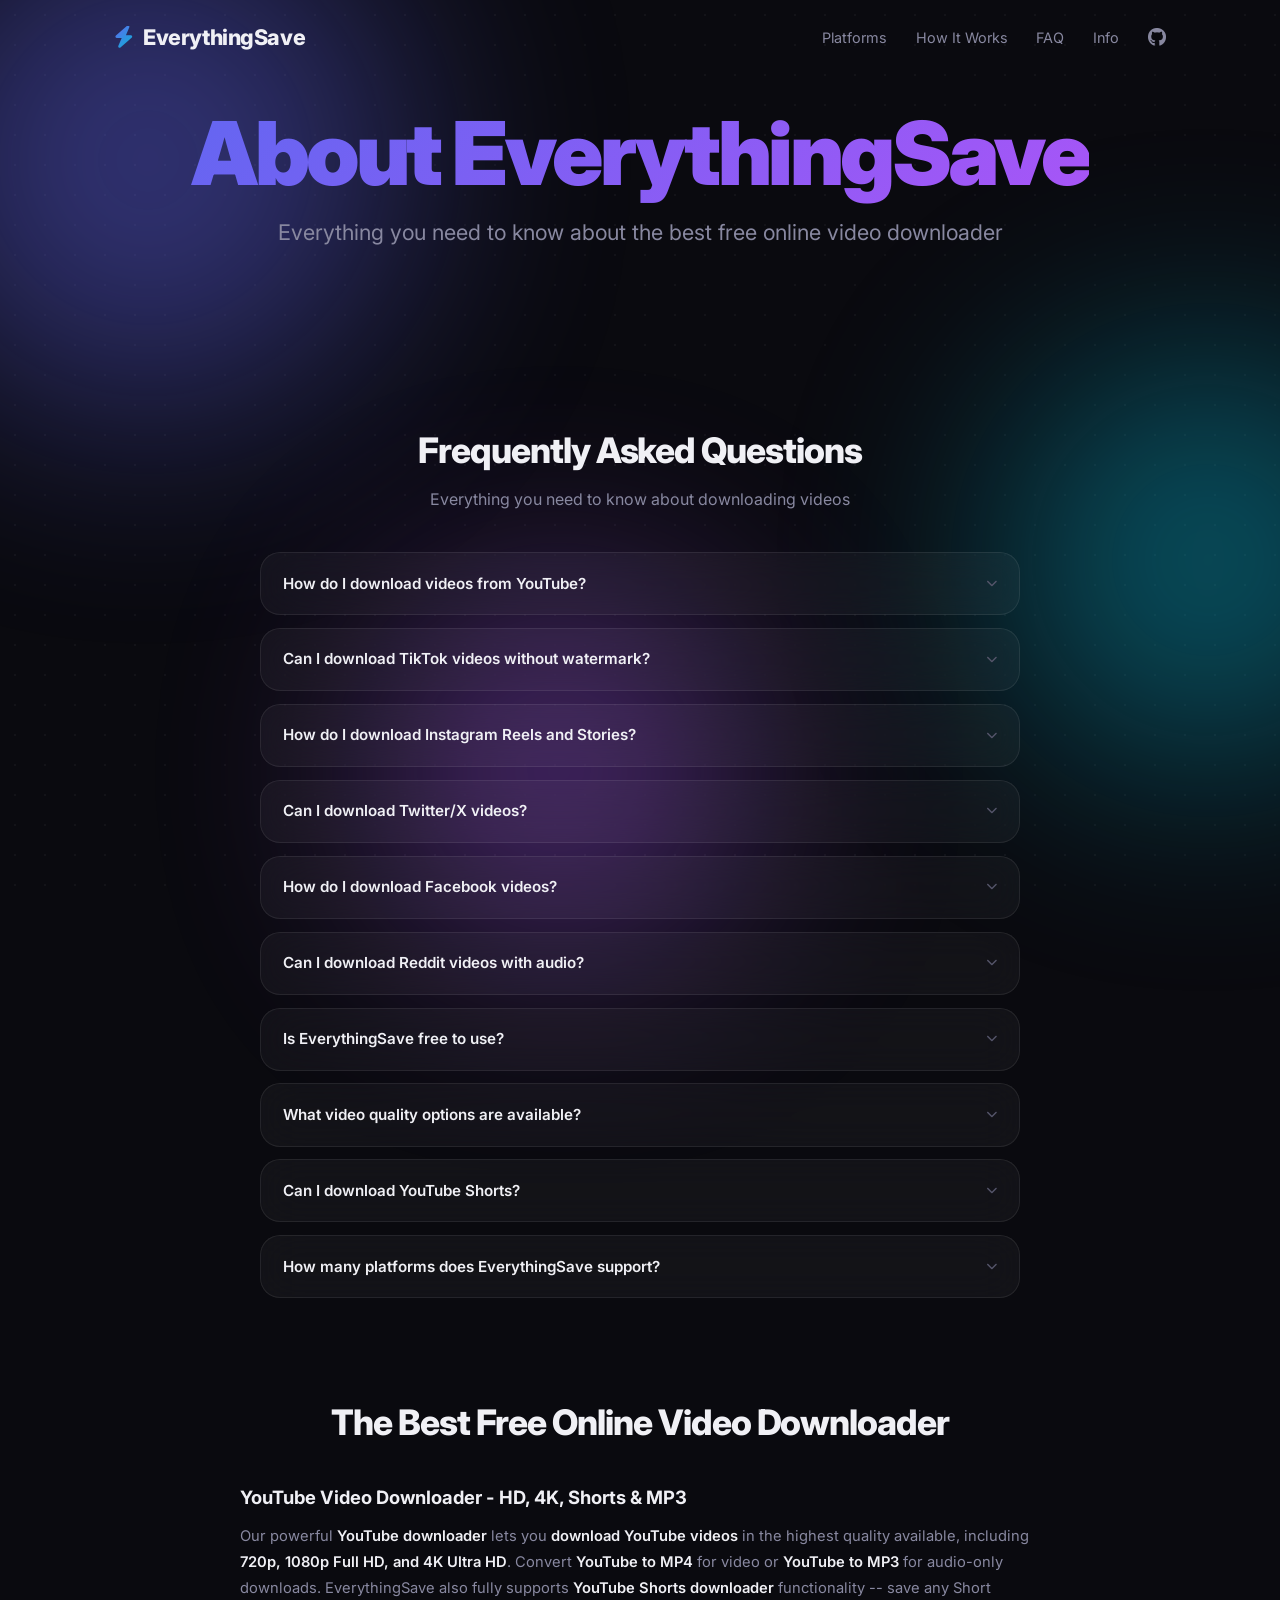
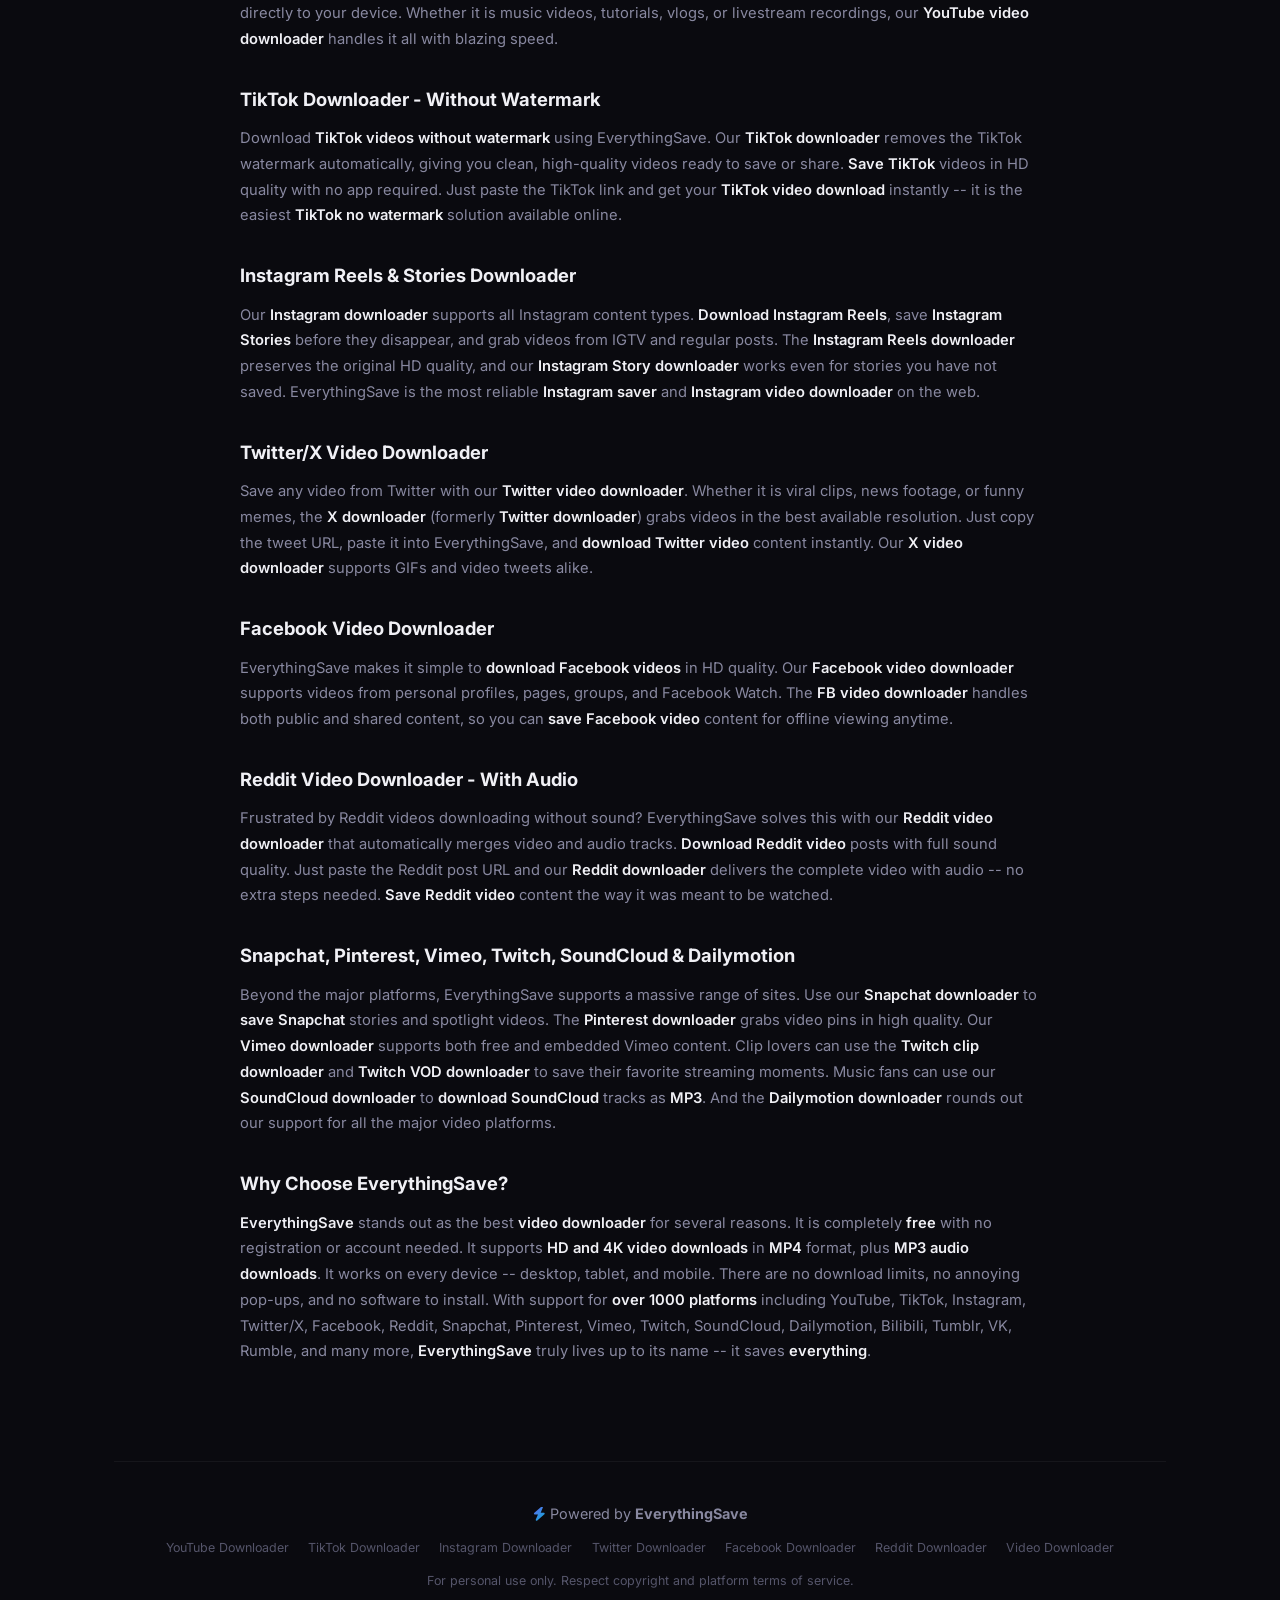
<file: templates/info.html>
<!DOCTYPE html>
<html lang="en">
<head>
    <meta charset="UTF-8">
    <meta name="viewport" content="width=device-width, initial-scale=1.0">
    <title>About EverythingSave | Free Video Downloader - FAQ, Supported Platforms &amp; More</title>
    <meta name="description" content="Learn about EverythingSave, the best free online video downloader. FAQ, supported platforms, how to download YouTube, TikTok without watermark, Instagram Reels, Twitter/X, Facebook, Reddit videos with audio. HD and 4K quality, no registration.">
    <meta name="keywords" content="video downloader, free video downloader, online video downloader, download video, save video, youtube downloader, youtube video downloader, download youtube video, youtube to mp4, youtube to mp3, youtube converter, youtube mp4, youtube save, tiktok downloader, tiktok video downloader, download tiktok video, tiktok save, tiktok no watermark, tiktok without watermark, save tiktok, instagram downloader, instagram video downloader, instagram reels downloader, download instagram reels, instagram story downloader, save instagram video, instagram reel save, instagram saver, twitter downloader, twitter video downloader, download twitter video, x downloader, x video downloader, save twitter video, download x video, facebook downloader, facebook video downloader, download facebook video, fb video downloader, save facebook video, reddit downloader, reddit video downloader, download reddit video, save reddit video, reddit video save, snapchat downloader, snapchat video downloader, download snapchat video, save snapchat, pinterest downloader, pinterest video downloader, download pinterest video, save pinterest video, vimeo downloader, vimeo video downloader, download vimeo video, twitch downloader, twitch clip downloader, download twitch clip, twitch vod downloader, soundcloud downloader, soundcloud mp3, download soundcloud, dailymotion downloader, download dailymotion video, video saver, social media downloader, social media video downloader, download social media video, free downloader, online downloader, mp4 downloader, hd video downloader, 4k video downloader, 1080p downloader, video converter, video to mp4, save video online, download video online, clip downloader, reel downloader, story downloader, shorts downloader, youtube shorts downloader, download youtube shorts, music downloader, audio downloader, mp3 downloader, download music, save music, video grabber, video ripper, content downloader, media downloader, stream downloader, download stream, bilibili downloader, tumblr downloader, ok.ru downloader, vk downloader, rumble downloader, bitchute downloader, odysee downloader, lbry downloader, bandcamp downloader, mixcloud downloader, likee downloader, triller downloader, kwai downloader, douyin downloader, weibo downloader, naver downloader, vlive downloader, everythingsave, everything save">
    <link rel="canonical" href="https://www.thenovastudio.be/snap-save/info">
    <meta property="og:type" content="website">
    <meta property="og:url" content="https://www.thenovastudio.be/snap-save/info">
    <meta property="og:title" content="About EverythingSave | Free Video Downloader - FAQ, Supported Platforms &amp; More">
    <meta property="og:description" content="Learn about EverythingSave, the best free online video downloader. FAQ, supported platforms, how to download from YouTube, TikTok, Instagram, Twitter/X, Facebook, Reddit and 1000+ sites. HD quality, no registration.">
    <meta property="og:site_name" content="EverythingSave">
    <meta property="og:locale" content="en_US">
    <meta name="twitter:card" content="summary_large_image">
    <meta name="twitter:url" content="https://www.thenovastudio.be/snap-save/info">
    <meta name="twitter:title" content="About EverythingSave | Free Video Downloader - FAQ, Supported Platforms &amp; More">
    <meta name="twitter:description" content="Learn about EverythingSave, the best free online video downloader. FAQ, supported platforms, how to download from YouTube, TikTok, Instagram, Twitter/X, Facebook, Reddit and 1000+ sites. HD quality, no registration.">
    <meta name="robots" content="index, follow">
    <meta name="author" content="The Nova Studio">
    <meta name="theme-color" content="#7c3aed">
    <meta http-equiv="content-language" content="en">
    <link rel="alternate" hreflang="en" href="https://www.thenovastudio.be/snap-save/info">
    <script type="application/ld+json">
    {
        "@context": "https://schema.org",
        "@type": "WebApplication",
        "name": "EverythingSave",
        "url": "https://www.thenovastudio.be/snap-save/",
        "description": "EverythingSave is the #1 free online video downloader. Download videos from YouTube, TikTok, Instagram, Twitter/X, Facebook, Reddit, Snapchat, Pinterest, Vimeo, Twitch, SoundCloud, Dailymotion and 1000+ sites.",
        "applicationCategory": "MultimediaApplication",
        "operatingSystem": "Any",
        "browserRequirements": "Requires JavaScript",
        "offers": {
            "@type": "Offer",
            "price": "0",
            "priceCurrency": "USD"
        },
        "featureList": [
            "YouTube video downloader",
            "TikTok video downloader without watermark",
            "Instagram Reels and Stories downloader",
            "Twitter/X video downloader",
            "Facebook video downloader",
            "Reddit video downloader with audio",
            "Snapchat video downloader",
            "Pinterest video downloader",
            "Vimeo video downloader",
            "Twitch clip and VOD downloader",
            "SoundCloud music downloader",
            "Dailymotion video downloader",
            "HD and 4K quality support",
            "MP4 and MP3 conversion",
            "No registration required",
            "No watermark",
            "Supports 1000+ platforms"
        ]
    }
    </script>
    <script type="application/ld+json">
    {
        "@context": "https://schema.org",
        "@type": "FAQPage",
        "mainEntity": [
            {
                "@type": "Question",
                "name": "How do I download videos from YouTube?",
                "acceptedAnswer": {
                    "@type": "Answer",
                    "text": "Simply copy the YouTube video URL, paste it into EverythingSave, select your preferred quality (up to 4K), and click Download. You can download YouTube videos as MP4 or convert them to MP3 for audio only."
                }
            },
            {
                "@type": "Question",
                "name": "Can I download TikTok videos without watermark?",
                "acceptedAnswer": {
                    "@type": "Answer",
                    "text": "Yes! EverythingSave lets you download TikTok videos without the watermark. Just paste the TikTok video link and the downloaded video will be clean and watermark-free in HD quality."
                }
            },
            {
                "@type": "Question",
                "name": "How do I download Instagram Reels and Stories?",
                "acceptedAnswer": {
                    "@type": "Answer",
                    "text": "Copy the Instagram Reel or Story URL, paste it into EverythingSave, and click Download. We support Instagram Reels, Stories, IGTV, and regular posts with video content."
                }
            },
            {
                "@type": "Question",
                "name": "Can I download Twitter/X videos?",
                "acceptedAnswer": {
                    "@type": "Answer",
                    "text": "Absolutely! Copy the tweet URL containing the video, paste it into EverythingSave, and download the Twitter/X video in the highest available quality."
                }
            },
            {
                "@type": "Question",
                "name": "How do I download Facebook videos?",
                "acceptedAnswer": {
                    "@type": "Answer",
                    "text": "Copy the Facebook video URL or share link, paste it into EverythingSave, and click Download. We support Facebook videos, Reels, and Watch content in HD quality."
                }
            },
            {
                "@type": "Question",
                "name": "Can I download Reddit videos with audio?",
                "acceptedAnswer": {
                    "@type": "Answer",
                    "text": "Yes! Unlike many other tools, EverythingSave downloads Reddit videos with the audio track merged. Just paste the Reddit post URL and get the complete video with sound."
                }
            },
            {
                "@type": "Question",
                "name": "Is EverythingSave free to use?",
                "acceptedAnswer": {
                    "@type": "Answer",
                    "text": "Yes, EverythingSave is 100% free to use. There is no registration required, no hidden fees, and no limits on the number of downloads. Just paste your link and download."
                }
            },
            {
                "@type": "Question",
                "name": "What video quality options are available?",
                "acceptedAnswer": {
                    "@type": "Answer",
                    "text": "EverythingSave supports multiple quality options including 360p, 480p, 720p, 1080p (Full HD), and up to 4K resolution when available. You can also choose audio-only MP3 downloads."
                }
            },
            {
                "@type": "Question",
                "name": "Can I download YouTube Shorts?",
                "acceptedAnswer": {
                    "@type": "Answer",
                    "text": "Yes! EverythingSave fully supports YouTube Shorts. Just copy the Shorts URL and paste it into the downloader to save it to your device in HD quality."
                }
            },
            {
                "@type": "Question",
                "name": "How many platforms does EverythingSave support?",
                "acceptedAnswer": {
                    "@type": "Answer",
                    "text": "EverythingSave supports over 1000 platforms including YouTube, TikTok, Instagram, Twitter/X, Facebook, Reddit, Snapchat, Pinterest, Vimeo, Twitch, SoundCloud, Dailymotion, Bilibili, Tumblr, VK, Rumble, and many more."
                }
            }
        ]
    }
    </script>
    <script type="application/ld+json">
    {
        "@context": "https://schema.org",
        "@type": "BreadcrumbList",
        "itemListElement": [
            {
                "@type": "ListItem",
                "position": 1,
                "name": "Home",
                "item": "https://www.thenovastudio.be/"
            },
            {
                "@type": "ListItem",
                "position": 2,
                "name": "EverythingSave",
                "item": "https://www.thenovastudio.be/snap-save/"
            },
            {
                "@type": "ListItem",
                "position": 3,
                "name": "Info",
                "item": "https://www.thenovastudio.be/snap-save/info"
            }
        ]
    }
    </script>
    <script type="application/ld+json">
    {
        "@context": "https://schema.org",
        "@type": "HowTo",
        "name": "How to Download Videos with EverythingSave",
        "description": "Download videos from YouTube, TikTok, Instagram, Twitter/X and 1000+ platforms in three easy steps.",
        "step": [
            {
                "@type": "HowToStep",
                "position": 1,
                "name": "Copy the video link",
                "text": "Go to the platform (YouTube, TikTok, Instagram, etc.) and copy the URL of the video you want to download."
            },
            {
                "@type": "HowToStep",
                "position": 2,
                "name": "Paste the link into EverythingSave",
                "text": "Open EverythingSave and paste the copied video URL into the input field at the top of the page."
            },
            {
                "@type": "HowToStep",
                "position": 3,
                "name": "Download the video",
                "text": "Select your preferred quality and format, then click the Download button to save the video to your device."
            }
        ]
    }
    </script>
    <link rel="preconnect" href="https://fonts.googleapis.com">
    <link rel="preconnect" href="https://fonts.gstatic.com" crossorigin>
    <link href="https://fonts.googleapis.com/css2?family=Inter:wght@300;400;500;600;700;800;900&display=swap" rel="stylesheet">
    <link rel="stylesheet" href="https://cdnjs.cloudflare.com/ajax/libs/font-awesome/6.5.1/css/all.min.css">
    <link rel="stylesheet" href="/static/css/style.css">
</head>
<body>
    <!-- Dot grid background -->
    <div class="dot-grid"></div>

    <!-- Ambient glow blobs -->
    <div class="ambient-glow ambient-glow--1"></div>
    <div class="ambient-glow ambient-glow--2"></div>
    <div class="ambient-glow ambient-glow--3"></div>

    <!-- Main Container -->
    <div class="container">

        <!-- Navigation -->
        <nav class="nav">
            <a href="/" class="nav__logo">
                <i class="fas fa-bolt"></i>
                <span>EverythingSave</span>
            </a>
            <div class="nav__links">
                <a href="/" class="nav__link">Platforms</a>
                <a href="/" class="nav__link">How It Works</a>
                <a href="#faq" class="nav__link">FAQ</a>
                <a href="/info" class="nav__link nav__link--active">Info</a>
                <a href="https://github.com/thenovastudio" target="_blank" class="nav__link nav__link--icon" title="GitHub">
                    <i class="fab fa-github"></i>
                </a>
            </div>
        </nav>

        <!-- Hero-like Intro Section -->
        <header class="hero" style="padding-top: 2rem; padding-bottom: 2rem;">
            <h1 class="hero__title">
                <span class="gradient-text">About EverythingSave</span>
            </h1>
            <p class="hero__subtitle">Everything you need to know about the best free online video downloader</p>
        </header>

        <!-- FAQ Section -->
        <section id="faq" class="faq">
            <h2 class="section-title">Frequently Asked Questions</h2>
            <p class="section-subtitle">Everything you need to know about downloading videos</p>
            <div class="faq__list">
                <details class="faq__item glass-card">
                    <summary class="faq__question">How do I download videos from YouTube?</summary>
                    <div class="faq__answer">
                        <p>Simply copy the YouTube video URL, paste it into EverythingSave, select your preferred quality (up to 4K), and click Download. You can download YouTube videos as MP4 or convert them to MP3 for audio only.</p>
                    </div>
                </details>
                <details class="faq__item glass-card">
                    <summary class="faq__question">Can I download TikTok videos without watermark?</summary>
                    <div class="faq__answer">
                        <p>Yes! EverythingSave lets you download TikTok videos without the watermark. Just paste the TikTok video link and the downloaded video will be clean and watermark-free in HD quality.</p>
                    </div>
                </details>
                <details class="faq__item glass-card">
                    <summary class="faq__question">How do I download Instagram Reels and Stories?</summary>
                    <div class="faq__answer">
                        <p>Copy the Instagram Reel or Story URL, paste it into EverythingSave, and click Download. We support Instagram Reels, Stories, IGTV, and regular posts with video content.</p>
                    </div>
                </details>
                <details class="faq__item glass-card">
                    <summary class="faq__question">Can I download Twitter/X videos?</summary>
                    <div class="faq__answer">
                        <p>Absolutely! Copy the tweet URL containing the video, paste it into EverythingSave, and download the Twitter/X video in the highest available quality.</p>
                    </div>
                </details>
                <details class="faq__item glass-card">
                    <summary class="faq__question">How do I download Facebook videos?</summary>
                    <div class="faq__answer">
                        <p>Copy the Facebook video URL or share link, paste it into EverythingSave, and click Download. We support Facebook videos, Reels, and Watch content in HD quality.</p>
                    </div>
                </details>
                <details class="faq__item glass-card">
                    <summary class="faq__question">Can I download Reddit videos with audio?</summary>
                    <div class="faq__answer">
                        <p>Yes! Unlike many other tools, EverythingSave downloads Reddit videos with the audio track merged. Just paste the Reddit post URL and get the complete video with sound.</p>
                    </div>
                </details>
                <details class="faq__item glass-card">
                    <summary class="faq__question">Is EverythingSave free to use?</summary>
                    <div class="faq__answer">
                        <p>Yes, EverythingSave is 100% free to use. There is no registration required, no hidden fees, and no limits on the number of downloads. Just paste your link and download.</p>
                    </div>
                </details>
                <details class="faq__item glass-card">
                    <summary class="faq__question">What video quality options are available?</summary>
                    <div class="faq__answer">
                        <p>EverythingSave supports multiple quality options including 360p, 480p, 720p, 1080p (Full HD), and up to 4K resolution when available. You can also choose audio-only MP3 downloads.</p>
                    </div>
                </details>
                <details class="faq__item glass-card">
                    <summary class="faq__question">Can I download YouTube Shorts?</summary>
                    <div class="faq__answer">
                        <p>Yes! EverythingSave fully supports YouTube Shorts. Just copy the Shorts URL and paste it into the downloader to save it to your device in HD quality.</p>
                    </div>
                </details>
                <details class="faq__item glass-card">
                    <summary class="faq__question">How many platforms does EverythingSave support?</summary>
                    <div class="faq__answer">
                        <p>EverythingSave supports over 1000 platforms including YouTube, TikTok, Instagram, Twitter/X, Facebook, Reddit, Snapchat, Pinterest, Vimeo, Twitch, SoundCloud, Dailymotion, Bilibili, Tumblr, VK, Rumble, and many more.</p>
                    </div>
                </details>
            </div>
        </section>

        <!-- SEO Content Section -->
        <section class="seo-content">
            <h2 class="section-title">The Best Free Online Video Downloader</h2>

            <h3>YouTube Video Downloader - HD, 4K, Shorts &amp; MP3</h3>
            <p>Our powerful <strong>YouTube downloader</strong> lets you <strong>download YouTube videos</strong> in the highest quality available, including <strong>720p, 1080p Full HD, and 4K Ultra HD</strong>. Convert <strong>YouTube to MP4</strong> for video or <strong>YouTube to MP3</strong> for audio-only downloads. EverythingSave also fully supports <strong>YouTube Shorts downloader</strong> functionality -- save any Short directly to your device. Whether it is music videos, tutorials, vlogs, or livestream recordings, our <strong>YouTube video downloader</strong> handles it all with blazing speed.</p>

            <h3>TikTok Downloader - Without Watermark</h3>
            <p>Download <strong>TikTok videos without watermark</strong> using EverythingSave. Our <strong>TikTok downloader</strong> removes the TikTok watermark automatically, giving you clean, high-quality videos ready to save or share. <strong>Save TikTok</strong> videos in HD quality with no app required. Just paste the TikTok link and get your <strong>TikTok video download</strong> instantly -- it is the easiest <strong>TikTok no watermark</strong> solution available online.</p>

            <h3>Instagram Reels &amp; Stories Downloader</h3>
            <p>Our <strong>Instagram downloader</strong> supports all Instagram content types. <strong>Download Instagram Reels</strong>, save <strong>Instagram Stories</strong> before they disappear, and grab videos from IGTV and regular posts. The <strong>Instagram Reels downloader</strong> preserves the original HD quality, and our <strong>Instagram Story downloader</strong> works even for stories you have not saved. EverythingSave is the most reliable <strong>Instagram saver</strong> and <strong>Instagram video downloader</strong> on the web.</p>

            <h3>Twitter/X Video Downloader</h3>
            <p>Save any video from Twitter with our <strong>Twitter video downloader</strong>. Whether it is viral clips, news footage, or funny memes, the <strong>X downloader</strong> (formerly <strong>Twitter downloader</strong>) grabs videos in the best available resolution. Just copy the tweet URL, paste it into EverythingSave, and <strong>download Twitter video</strong> content instantly. Our <strong>X video downloader</strong> supports GIFs and video tweets alike.</p>

            <h3>Facebook Video Downloader</h3>
            <p>EverythingSave makes it simple to <strong>download Facebook videos</strong> in HD quality. Our <strong>Facebook video downloader</strong> supports videos from personal profiles, pages, groups, and Facebook Watch. The <strong>FB video downloader</strong> handles both public and shared content, so you can <strong>save Facebook video</strong> content for offline viewing anytime.</p>

            <h3>Reddit Video Downloader - With Audio</h3>
            <p>Frustrated by Reddit videos downloading without sound? EverythingSave solves this with our <strong>Reddit video downloader</strong> that automatically merges video and audio tracks. <strong>Download Reddit video</strong> posts with full sound quality. Just paste the Reddit post URL and our <strong>Reddit downloader</strong> delivers the complete video with audio -- no extra steps needed. <strong>Save Reddit video</strong> content the way it was meant to be watched.</p>

            <h3>Snapchat, Pinterest, Vimeo, Twitch, SoundCloud &amp; Dailymotion</h3>
            <p>Beyond the major platforms, EverythingSave supports a massive range of sites. Use our <strong>Snapchat downloader</strong> to <strong>save Snapchat</strong> stories and spotlight videos. The <strong>Pinterest downloader</strong> grabs video pins in high quality. Our <strong>Vimeo downloader</strong> supports both free and embedded Vimeo content. Clip lovers can use the <strong>Twitch clip downloader</strong> and <strong>Twitch VOD downloader</strong> to save their favorite streaming moments. Music fans can use our <strong>SoundCloud downloader</strong> to <strong>download SoundCloud</strong> tracks as <strong>MP3</strong>. And the <strong>Dailymotion downloader</strong> rounds out our support for all the major video platforms.</p>

            <h3>Why Choose EverythingSave?</h3>
            <p><strong>EverythingSave</strong> stands out as the best <strong>video downloader</strong> for several reasons. It is completely <strong>free</strong> with no registration or account needed. It supports <strong>HD and 4K video downloads</strong> in <strong>MP4</strong> format, plus <strong>MP3 audio downloads</strong>. It works on every device -- desktop, tablet, and mobile. There are no download limits, no annoying pop-ups, and no software to install. With support for <strong>over 1000 platforms</strong> including YouTube, TikTok, Instagram, Twitter/X, Facebook, Reddit, Snapchat, Pinterest, Vimeo, Twitch, SoundCloud, Dailymotion, Bilibili, Tumblr, VK, Rumble, and many more, <strong>EverythingSave</strong> truly lives up to its name -- it saves <strong>everything</strong>.</p>
        </section>

        <!-- Footer -->
        <footer class="footer">
            <div class="footer__inner">
                <p class="footer__brand">
                    <i class="fas fa-bolt"></i> Powered by <strong>EverythingSave</strong>
                </p>
                <div class="footer__links">
                    <a href="/" class="footer__link">YouTube Downloader</a>
                    <a href="/" class="footer__link">TikTok Downloader</a>
                    <a href="/" class="footer__link">Instagram Downloader</a>
                    <a href="/" class="footer__link">Twitter Downloader</a>
                    <a href="/" class="footer__link">Facebook Downloader</a>
                    <a href="/" class="footer__link">Reddit Downloader</a>
                    <a href="/" class="footer__link">Video Downloader</a>
                </div>
                <p class="footer__disclaimer">
                    For personal use only. Respect copyright and platform terms of service.
                </p>
            </div>
        </footer>
    </div>
</body>
</html>
</file>
<file: static/css/style.css>
/* ==========================================================================
   EverythingSave - Premium Dark Glassmorphism Theme
   ========================================================================== */

/* ---------------------------------------------------------------------------
   Custom Properties
   --------------------------------------------------------------------------- */
:root {
    /* Core palette */
    --bg-primary:    #0a0a0f;
    --bg-secondary:  #12121a;
    --bg-card:       rgba(255, 255, 255, 0.03);
    --bg-card-hover: rgba(255, 255, 255, 0.06);

    /* Glass */
    --glass-bg:      rgba(255, 255, 255, 0.04);
    --glass-border:  rgba(255, 255, 255, 0.08);
    --glass-blur:    20px;

    /* Accent gradients */
    --accent-1: #6366f1;      /* indigo  */
    --accent-2: #06b6d4;      /* cyan    */
    --accent-3: #a855f7;      /* purple  */
    --gradient-primary: linear-gradient(135deg, var(--accent-1), var(--accent-2));
    --gradient-hero:    linear-gradient(135deg, var(--accent-1), var(--accent-3), var(--accent-2));

    /* Text */
    --text-primary:   #f0f0f5;
    --text-secondary: #8888a0;
    --text-muted:     #55556a;

    /* Glow */
    --glow-primary: rgba(99, 102, 241, 0.35);
    --glow-cyan:    rgba(6, 182, 212, 0.30);

    /* Spacing */
    --container-max: 1100px;
    --section-gap:   6rem;

    /* Radius */
    --radius-sm:  8px;
    --radius-md: 14px;
    --radius-lg: 20px;
    --radius-xl: 28px;

    /* Transitions */
    --ease: cubic-bezier(.4, 0, .2, 1);
    --speed: 0.3s;
}

/* ---------------------------------------------------------------------------
   Reset & Base
   --------------------------------------------------------------------------- */
*, *::before, *::after { box-sizing: border-box; margin: 0; padding: 0; }

html {
    scroll-behavior: smooth;
    -webkit-font-smoothing: antialiased;
    -moz-osx-font-smoothing: grayscale;
}

body {
    font-family: 'Inter', -apple-system, BlinkMacSystemFont, 'Segoe UI', sans-serif;
    background: var(--bg-primary);
    color: var(--text-primary);
    line-height: 1.6;
    min-height: 100vh;
    overflow-x: hidden;
    position: relative;
}

/* Custom scrollbar */
::-webkit-scrollbar { width: 8px; }
::-webkit-scrollbar-track { background: var(--bg-primary); }
::-webkit-scrollbar-thumb {
    background: rgba(255,255,255,0.1);
    border-radius: 4px;
}
::-webkit-scrollbar-thumb:hover { background: rgba(255,255,255,0.18); }

a { color: inherit; text-decoration: none; }
img { max-width: 100%; display: block; }
button, input, select { font-family: inherit; }

/* ---------------------------------------------------------------------------
   Dot-Grid Background
   --------------------------------------------------------------------------- */
.dot-grid {
    position: fixed;
    inset: 0;
    z-index: 0;
    background-image: radial-gradient(rgba(255,255,255,0.04) 1px, transparent 1px);
    background-size: 30px 30px;
    pointer-events: none;
}

/* ---------------------------------------------------------------------------
   Ambient Glow Blobs
   --------------------------------------------------------------------------- */
.ambient-glow {
    position: fixed;
    border-radius: 50%;
    filter: blur(120px);
    opacity: 0.45;
    pointer-events: none;
    z-index: 0;
}
.ambient-glow--1 {
    width: 500px; height: 500px;
    top: -10%; left: -8%;
    background: var(--accent-1);
    animation: float 18s ease-in-out infinite alternate;
}
.ambient-glow--2 {
    width: 400px; height: 400px;
    top: 40%; right: -10%;
    background: var(--accent-2);
    animation: float 22s ease-in-out infinite alternate-reverse;
}
.ambient-glow--3 {
    width: 350px; height: 350px;
    bottom: -5%; left: 30%;
    background: var(--accent-3);
    animation: float 20s ease-in-out infinite alternate;
}

@keyframes float {
    0%   { transform: translate(0, 0) scale(1); }
    50%  { transform: translate(30px, -20px) scale(1.05); }
    100% { transform: translate(-20px, 15px) scale(0.95); }
}

/* ---------------------------------------------------------------------------
   Container
   --------------------------------------------------------------------------- */
.container {
    position: relative;
    z-index: 1;
    max-width: var(--container-max);
    margin: 0 auto;
    padding: 0 1.5rem;
}

/* ---------------------------------------------------------------------------
   Glass Card Utility
   --------------------------------------------------------------------------- */
.glass-card {
    background: var(--glass-bg);
    border: 1px solid var(--glass-border);
    border-radius: var(--radius-lg);
    backdrop-filter: blur(var(--glass-blur));
    -webkit-backdrop-filter: blur(var(--glass-blur));
}

/* ---------------------------------------------------------------------------
   Navigation
   --------------------------------------------------------------------------- */
.nav {
    display: flex;
    align-items: center;
    justify-content: space-between;
    padding: 1.25rem 0;
}
.nav__logo {
    display: flex; align-items: center; gap: .6rem;
    font-size: 1.35rem; font-weight: 800;
    letter-spacing: -0.02em;
}
.nav__logo i {
    background: var(--gradient-primary);
    -webkit-background-clip: text;
    -webkit-text-fill-color: transparent;
    background-clip: text;
    font-size: 1.4rem;
}
.nav__links {
    display: flex; align-items: center; gap: 1.8rem;
}
.nav__link {
    font-size: 0.9rem;
    color: var(--text-secondary);
    transition: color var(--speed) var(--ease);
}
.nav__link:hover { color: var(--text-primary); }
.nav__link--icon { font-size: 1.15rem; }

/* ---------------------------------------------------------------------------
   Hero
   --------------------------------------------------------------------------- */
.hero {
    text-align: center;
    padding: 5rem 0 2rem;
}
.hero__badge {
    display: inline-block;
    padding: 0.35rem 1.2rem;
    border-radius: 100px;
    font-size: 0.75rem;
    font-weight: 600;
    letter-spacing: 0.04em;
    text-transform: uppercase;
    background: rgba(99,102,241,0.12);
    color: var(--accent-2);
    border: 1px solid rgba(99,102,241,0.2);
    margin-bottom: 1.5rem;
}
.hero__title {
    font-size: clamp(3rem, 8vw, 5.5rem);
    font-weight: 900;
    line-height: 1.05;
    letter-spacing: -0.04em;
    margin-bottom: 1rem;
}
.gradient-text {
    background: var(--gradient-hero);
    -webkit-background-clip: text;
    -webkit-text-fill-color: transparent;
    background-clip: text;
    background-size: 200% 200%;
    animation: gradientShift 6s ease-in-out infinite;
}
@keyframes gradientShift {
    0%, 100% { background-position: 0% 50%; }
    50%      { background-position: 100% 50%; }
}
.hero__subtitle {
    font-size: clamp(1rem, 2.5vw, 1.35rem);
    color: var(--text-secondary);
    font-weight: 400;
    margin-bottom: 2.8rem;
}

/* Hero Platforms Text */
.hero__platforms-text {
    font-size: 0.82rem;
    color: var(--text-muted);
    margin-top: 1.5rem;
    max-width: 600px;
    margin-left: auto;
    margin-right: auto;
}
.hero__platforms-text strong {
    color: var(--text-secondary);
    font-weight: 500;
}

/* ---------------------------------------------------------------------------
   Input Group
   --------------------------------------------------------------------------- */
.input-group {
    display: flex;
    align-items: center;
    max-width: 720px;
    margin: 0 auto;
    padding: 0.4rem;
    gap: 0;
    transition: box-shadow var(--speed) var(--ease), border-color var(--speed) var(--ease);
}
.input-group:focus-within {
    border-color: rgba(99,102,241,0.4);
    box-shadow: 0 0 0 4px var(--glow-primary), 0 8px 40px rgba(99,102,241,0.12);
}
.input-group__icon {
    padding: 0 0.6rem 0 1rem;
    color: var(--text-muted);
    font-size: 0.95rem;
    flex-shrink: 0;
}
.input-group__field {
    flex: 1;
    background: none;
    border: none;
    outline: none;
    color: var(--text-primary);
    font-size: 1rem;
    padding: 0.85rem 0.5rem;
    min-width: 0;
}
.input-group__field::placeholder {
    color: var(--text-muted);
}
.input-group__paste {
    background: none;
    border: none;
    color: var(--text-muted);
    font-size: 1rem;
    padding: 0.5rem 0.7rem;
    cursor: pointer;
    border-radius: var(--radius-sm);
    transition: color var(--speed), background var(--speed);
    flex-shrink: 0;
}
.input-group__paste:hover {
    color: var(--text-primary);
    background: rgba(255,255,255,0.06);
}

/* ---------------------------------------------------------------------------
   Buttons
   --------------------------------------------------------------------------- */
.btn {
    display: inline-flex;
    align-items: center;
    gap: 0.55rem;
    padding: 0.8rem 1.6rem;
    font-size: 0.95rem;
    font-weight: 600;
    border: none;
    border-radius: var(--radius-md);
    cursor: pointer;
    transition: transform var(--speed) var(--ease),
                box-shadow var(--speed) var(--ease),
                opacity var(--speed);
    white-space: nowrap;
    flex-shrink: 0;
}
.btn:active { transform: scale(0.97); }

.btn--primary {
    background: var(--gradient-primary);
    color: #fff;
}
.btn--primary:hover {
    box-shadow: 0 0 24px var(--glow-primary), 0 4px 20px rgba(99,102,241,0.25);
}

.btn--download {
    background: var(--gradient-primary);
    color: #fff;
    padding: 0.85rem 2rem;
    font-size: 1rem;
    border-radius: var(--radius-md);
}
.btn--download:hover {
    box-shadow: 0 0 28px var(--glow-primary), 0 4px 24px rgba(6,182,212,0.2);
}

.btn:disabled {
    opacity: 0.5;
    cursor: not-allowed;
}

/* ---------------------------------------------------------------------------
   Results
   --------------------------------------------------------------------------- */
.results {
    margin: 2.5rem auto 0;
    max-width: 760px;
    animation: fadeUp 0.5s var(--ease) both;
}
@keyframes fadeUp {
    from { opacity: 0; transform: translateY(20px); }
    to   { opacity: 1; transform: translateY(0); }
}
.results__card {
    display: flex;
    gap: 1.6rem;
    padding: 1.4rem;
    align-items: flex-start;
}
.results__media {
    position: relative;
    flex-shrink: 0;
    width: 260px;
    border-radius: var(--radius-md);
    overflow: hidden;
}
.results__thumb {
    width: 100%;
    aspect-ratio: 16/9;
    object-fit: cover;
    display: block;
    background: var(--bg-secondary);
}
.results__duration {
    position: absolute;
    bottom: 8px; right: 8px;
    background: rgba(0,0,0,0.75);
    color: #fff;
    font-size: 0.75rem;
    font-weight: 600;
    padding: 0.15rem 0.5rem;
    border-radius: 6px;
}
.results__info {
    flex: 1;
    min-width: 0;
}
.results__platform-badge {
    display: inline-flex;
    align-items: center;
    gap: 0.4rem;
    padding: 0.25rem 0.75rem;
    border-radius: 100px;
    font-size: 0.75rem;
    font-weight: 600;
    background: rgba(255,255,255,0.06);
    border: 1px solid rgba(255,255,255,0.1);
    margin-bottom: 0.6rem;
}
.results__title {
    font-size: 1.1rem;
    font-weight: 700;
    line-height: 1.4;
    margin-bottom: 0.25rem;
    display: -webkit-box;
    -webkit-line-clamp: 2;
    -webkit-box-orient: vertical;
    overflow: hidden;
}
.results__uploader {
    color: var(--text-secondary);
    font-size: 0.85rem;
    margin-bottom: 1rem;
}
.results__controls {
    display: flex;
    gap: 0.8rem;
    align-items: center;
    flex-wrap: wrap;
}

/* Select Wrapper */
.select-wrap {
    position: relative;
    flex: 1;
    min-width: 150px;
}
.select-wrap__select {
    width: 100%;
    appearance: none;
    -webkit-appearance: none;
    background: rgba(255,255,255,0.05);
    border: 1px solid var(--glass-border);
    border-radius: var(--radius-sm);
    color: var(--text-primary);
    font-size: 0.9rem;
    padding: 0.7rem 2.4rem 0.7rem 0.9rem;
    cursor: pointer;
    outline: none;
    transition: border-color var(--speed);
}
.select-wrap__select:focus {
    border-color: var(--accent-1);
}
.select-wrap__select option {
    background: #1a1a2e;
    color: #fff;
}
.select-wrap__icon {
    position: absolute;
    right: 0.8rem;
    top: 50%;
    transform: translateY(-50%);
    font-size: 0.7rem;
    color: var(--text-muted);
    pointer-events: none;
}

/* ---------------------------------------------------------------------------
   Loading Skeleton
   --------------------------------------------------------------------------- */
.skeleton-card {
    display: flex;
    gap: 1.6rem;
    padding: 1.4rem;
}
.skeleton {
    background: linear-gradient(90deg, rgba(255,255,255,0.04) 25%, rgba(255,255,255,0.08) 50%, rgba(255,255,255,0.04) 75%);
    background-size: 200% 100%;
    animation: shimmer 1.5s infinite;
    border-radius: var(--radius-sm);
}
@keyframes shimmer {
    0%   { background-position: 200% 0; }
    100% { background-position: -200% 0; }
}
.skeleton--thumb  { width: 260px; aspect-ratio: 16/9; flex-shrink: 0; border-radius: var(--radius-md); }
.skeleton-info    { flex: 1; display: flex; flex-direction: column; gap: 0.8rem; }
.skeleton--badge  { width: 90px; height: 24px; }
.skeleton--title  { width: 100%; height: 22px; }
.skeleton--subtitle { width: 60%; height: 16px; }
.skeleton--controls { width: 100%; height: 44px; margin-top: auto; }

/* ---------------------------------------------------------------------------
   Platforms Grid
   --------------------------------------------------------------------------- */
.platforms {
    text-align: center;
    padding-top: var(--section-gap);
}
.section-title {
    font-size: clamp(1.6rem, 4vw, 2.2rem);
    font-weight: 800;
    letter-spacing: -0.03em;
    margin-bottom: 0.5rem;
}
.section-subtitle {
    color: var(--text-secondary);
    font-size: 1rem;
    margin-bottom: 2.5rem;
}
.platforms__grid {
    display: grid;
    grid-template-columns: repeat(auto-fill, minmax(130px, 1fr));
    gap: 1rem;
}
.platform-card {
    display: flex;
    flex-direction: column;
    align-items: center;
    gap: 0.6rem;
    padding: 1.4rem 0.8rem;
    text-align: center;
    font-size: 0.85rem;
    font-weight: 500;
    color: var(--text-secondary);
    transition: transform var(--speed) var(--ease),
                box-shadow var(--speed) var(--ease),
                border-color var(--speed) var(--ease),
                background var(--speed) var(--ease);
    cursor: default;
    animation: breathe 4s ease-in-out infinite;
    animation-delay: calc(var(--i, 0) * 0.2s);
}
.platform-card:nth-child(1)  { --i: 0; }
.platform-card:nth-child(2)  { --i: 1; }
.platform-card:nth-child(3)  { --i: 2; }
.platform-card:nth-child(4)  { --i: 3; }
.platform-card:nth-child(5)  { --i: 4; }
.platform-card:nth-child(6)  { --i: 5; }
.platform-card:nth-child(7)  { --i: 6; }
.platform-card:nth-child(8)  { --i: 7; }
.platform-card:nth-child(9)  { --i: 8; }
.platform-card:nth-child(10) { --i: 9; }
.platform-card:nth-child(11) { --i: 10; }
.platform-card:nth-child(12) { --i: 11; }

@keyframes breathe {
    0%, 100% { transform: translateY(0); }
    50%      { transform: translateY(-4px); }
}

.platform-card i {
    font-size: 2rem;
    color: var(--accent, var(--text-muted));
    transition: transform var(--speed) var(--ease), filter var(--speed);
}
.platform-card:hover {
    transform: translateY(-4px) scale(1.04);
    border-color: var(--accent);
    box-shadow: 0 0 24px rgba(255,255,255,0.04), 0 8px 30px rgba(0,0,0,0.3);
    background: var(--bg-card-hover);
    animation-play-state: paused;
}
.platform-card:hover i {
    transform: scale(1.15);
    filter: drop-shadow(0 0 8px var(--accent));
}
.platform-card:hover span {
    color: var(--text-primary);
}

/* ---------------------------------------------------------------------------
   How It Works
   --------------------------------------------------------------------------- */
.how-it-works {
    text-align: center;
    padding-top: var(--section-gap);
}
.steps {
    display: grid;
    grid-template-columns: repeat(auto-fit, minmax(240px, 1fr));
    gap: 1.2rem;
    margin-top: 0.5rem;
}
.step {
    padding: 2rem 1.6rem;
    text-align: center;
    position: relative;
    transition: transform var(--speed) var(--ease), box-shadow var(--speed);
}
.step:hover {
    transform: translateY(-4px);
    box-shadow: 0 12px 40px rgba(0,0,0,0.3);
}
.step__number {
    position: absolute;
    top: 1rem; right: 1rem;
    font-size: 3rem;
    font-weight: 900;
    color: rgba(255,255,255,0.03);
    line-height: 1;
}
.step__icon {
    width: 56px; height: 56px;
    margin: 0 auto 1rem;
    display: flex;
    align-items: center;
    justify-content: center;
    border-radius: 50%;
    background: var(--gradient-primary);
    font-size: 1.2rem;
    color: #fff;
}
.step h3 {
    font-size: 1.1rem;
    font-weight: 700;
    margin-bottom: 0.5rem;
}
.step p {
    color: var(--text-secondary);
    font-size: 0.9rem;
    line-height: 1.6;
}

/* ---------------------------------------------------------------------------
   FAQ Section
   --------------------------------------------------------------------------- */
.faq {
    text-align: center;
    padding-top: var(--section-gap);
}
.faq__list {
    max-width: 760px;
    margin: 0 auto;
    display: flex;
    flex-direction: column;
    gap: 0.8rem;
    text-align: left;
}
.faq__item {
    padding: 0;
    overflow: hidden;
    transition: border-color var(--speed) var(--ease), box-shadow var(--speed) var(--ease);
}
.faq__item[open] {
    border-color: rgba(99, 102, 241, 0.25);
    box-shadow: 0 0 20px rgba(99, 102, 241, 0.06);
}
.faq__question {
    padding: 1.15rem 1.4rem;
    font-weight: 600;
    font-size: 0.95rem;
    cursor: pointer;
    list-style: none;
    display: flex;
    align-items: center;
    justify-content: space-between;
    gap: 1rem;
    color: var(--text-primary);
    transition: color var(--speed);
}
.faq__question::-webkit-details-marker { display: none; }
.faq__question::after {
    content: '\f078';
    font-family: 'Font Awesome 6 Free';
    font-weight: 900;
    font-size: 0.7rem;
    color: var(--text-muted);
    transition: transform var(--speed) var(--ease), color var(--speed);
    flex-shrink: 0;
}
.faq__item[open] .faq__question::after {
    transform: rotate(180deg);
    color: var(--accent-1);
}
.faq__question:hover { color: var(--accent-2); }
.faq__answer {
    padding: 0 1.4rem 1.2rem;
    color: var(--text-secondary);
    font-size: 0.9rem;
    line-height: 1.7;
}

/* ---------------------------------------------------------------------------
   SEO Content
   --------------------------------------------------------------------------- */
.seo-content {
    padding-top: var(--section-gap);
    max-width: 800px;
    margin: 0 auto;
}
.seo-content h2 {
    text-align: center;
    margin-bottom: 2rem;
}
.seo-content h3 {
    font-size: 1.15rem;
    font-weight: 700;
    margin: 2rem 0 0.75rem;
    color: var(--text-primary);
}
.seo-content p {
    color: var(--text-secondary);
    font-size: 0.92rem;
    line-height: 1.75;
    margin-bottom: 1rem;
}
.seo-content strong {
    color: var(--text-primary);
    font-weight: 600;
}

/* ---------------------------------------------------------------------------
   Footer
   --------------------------------------------------------------------------- */
.footer {
    margin-top: var(--section-gap);
    padding: 2.5rem 0;
    text-align: center;
    border-top: 1px solid rgba(255,255,255,0.05);
}
.footer__brand {
    font-size: 0.9rem;
    color: var(--text-secondary);
    margin-bottom: 0.3rem;
}
.footer__brand i {
    background: var(--gradient-primary);
    -webkit-background-clip: text;
    -webkit-text-fill-color: transparent;
    background-clip: text;
}
.footer__links {
    display: flex;
    flex-wrap: wrap;
    justify-content: center;
    gap: 0.6rem 1.2rem;
    margin: 0.8rem 0;
}
.footer__link {
    font-size: 0.78rem;
    color: var(--text-muted);
    transition: color var(--speed);
}
.footer__link:hover {
    color: var(--accent-2);
}
.footer__disclaimer {
    font-size: 0.78rem;
    color: var(--text-muted);
}

/* ---------------------------------------------------------------------------
   Toast Notifications
   --------------------------------------------------------------------------- */
.toast-container {
    position: fixed;
    bottom: 2rem;
    right: 2rem;
    z-index: 9999;
    display: flex;
    flex-direction: column-reverse;
    gap: 0.6rem;
    pointer-events: none;
}
.toast {
    pointer-events: auto;
    display: flex;
    align-items: center;
    gap: 0.7rem;
    padding: 0.85rem 1.3rem;
    border-radius: var(--radius-md);
    font-size: 0.88rem;
    font-weight: 500;
    background: rgba(20, 20, 35, 0.92);
    backdrop-filter: blur(16px);
    -webkit-backdrop-filter: blur(16px);
    border: 1px solid rgba(255,255,255,0.08);
    box-shadow: 0 8px 30px rgba(0,0,0,0.4);
    animation: toastIn 0.4s var(--ease) both;
    max-width: 380px;
}
.toast--error  { border-left: 3px solid #ef4444; }
.toast--success { border-left: 3px solid #22c55e; }
.toast--info   { border-left: 3px solid var(--accent-2); }
.toast__icon {
    font-size: 1.1rem;
    flex-shrink: 0;
}
.toast--error .toast__icon  { color: #ef4444; }
.toast--success .toast__icon { color: #22c55e; }
.toast--info .toast__icon   { color: var(--accent-2); }
.toast__message { flex: 1; }
.toast__close {
    background: none; border: none;
    color: var(--text-muted);
    cursor: pointer;
    font-size: 0.85rem;
    padding: 0.2rem;
    transition: color var(--speed);
}
.toast__close:hover { color: var(--text-primary); }

@keyframes toastIn {
    from { opacity: 0; transform: translateX(30px); }
    to   { opacity: 1; transform: translateX(0); }
}
.toast--out {
    animation: toastOut 0.3s var(--ease) both;
}
@keyframes toastOut {
    to { opacity: 0; transform: translateX(30px); }
}

/* ---------------------------------------------------------------------------
   Responsive
   --------------------------------------------------------------------------- */
@media (max-width: 768px) {
    .hero { padding: 3rem 0 1.5rem; }

    .input-group {
        flex-wrap: wrap;
        padding: 0.5rem;
        border-radius: var(--radius-md);
    }
    .input-group__icon { padding-left: 0.7rem; }
    .input-group__field { font-size: 0.92rem; padding: 0.7rem 0.4rem; }
    .btn--primary { width: 100%; justify-content: center; border-radius: var(--radius-sm); margin-top: 0.3rem; }

    .results__card {
        flex-direction: column;
    }
    .results__media { width: 100%; }

    .skeleton-card { flex-direction: column; }
    .skeleton--thumb { width: 100%; }

    .results__controls {
        flex-direction: column;
    }
    .select-wrap { min-width: 100%; }
    .btn--download { width: 100%; justify-content: center; }

    .platforms__grid {
        grid-template-columns: repeat(3, 1fr);
        gap: 0.7rem;
    }
    .platform-card { padding: 1rem 0.5rem; }
    .platform-card i { font-size: 1.6rem; }
    .platform-card span { font-size: 0.75rem; }

    .steps { grid-template-columns: 1fr; }

    .toast-container {
        bottom: 1rem;
        right: 1rem;
        left: 1rem;
    }
    .toast { max-width: 100%; }
}

@media (max-width: 480px) {
    .nav__links { gap: 1rem; }
    .nav__link:not(.nav__link--icon) { display: none; }
    .hero__title { font-size: 2.6rem; }
    .platforms__grid { grid-template-columns: repeat(3, 1fr); }
}

/* ---------------------------------------------------------------------------
   Utility: Hidden
   --------------------------------------------------------------------------- */
[hidden] { display: none !important; }
</file>
